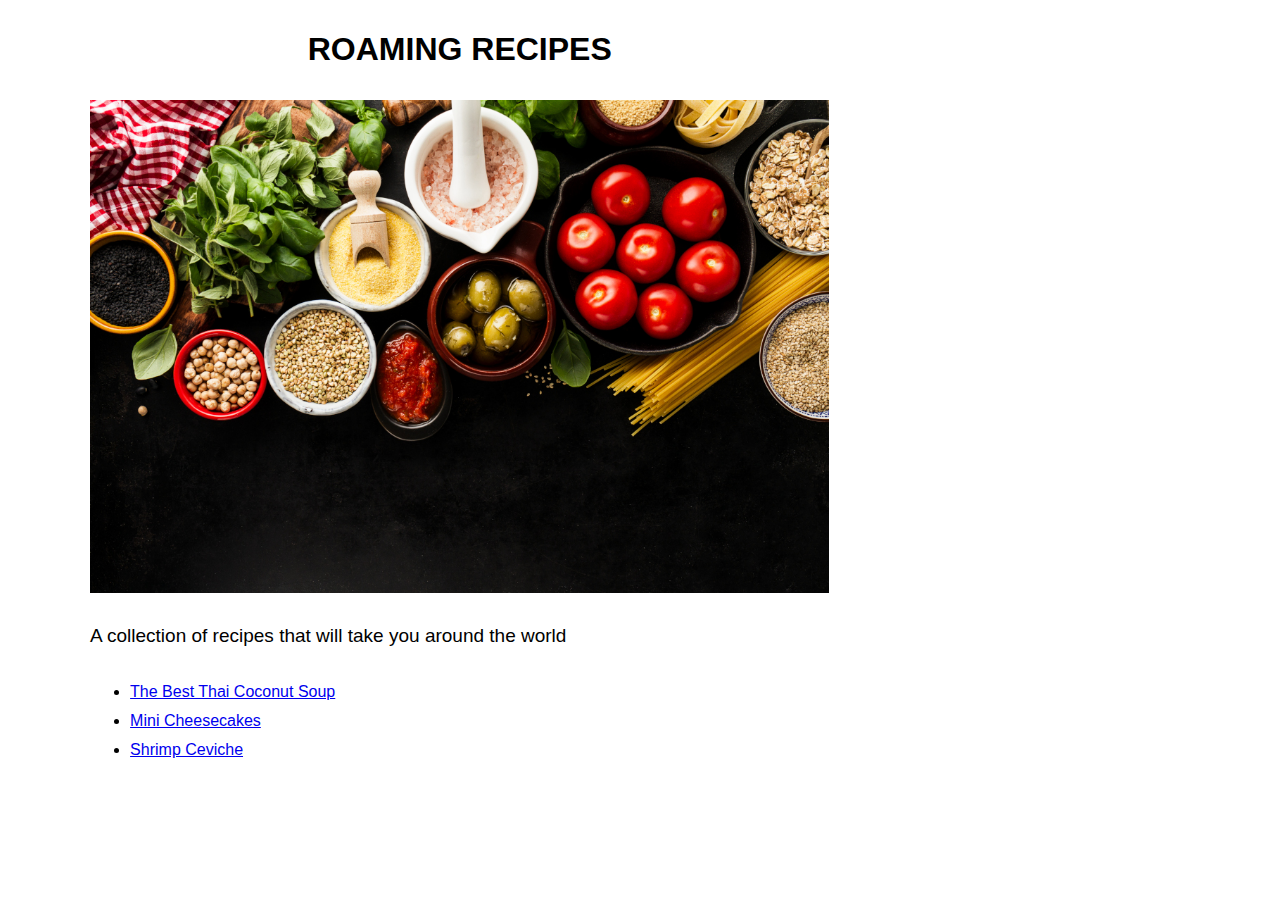
<file: index.html>
<!DOCTYPE html>
<html lang="en">
    <head>
        <meta charset="UTF-8">
        <title>Roaming Recipes</title>
        <link rel="stylesheet" href="style.css">
    </head>

    <body>
        <h1>ROAMING RECIPES</h1>

        <img src="images/kitchenfood.jpg" alt="kitchen food" class="img-recipe">

        <h4>A collection of recipes that will take you around the world</h4>

        <ul>
            <li><a href="recipes/thai-coconut-soup.html">The Best Thai Coconut Soup</a></li>
            <li><a href="recipes/mini-cheesecakes.html">Mini Cheesecakes</a></li>
            <li><a href="recipes/shrimp-ceviche.html">Shrimp Ceviche</a></li>
    
        </ul>

    </body>
</html>
</file>
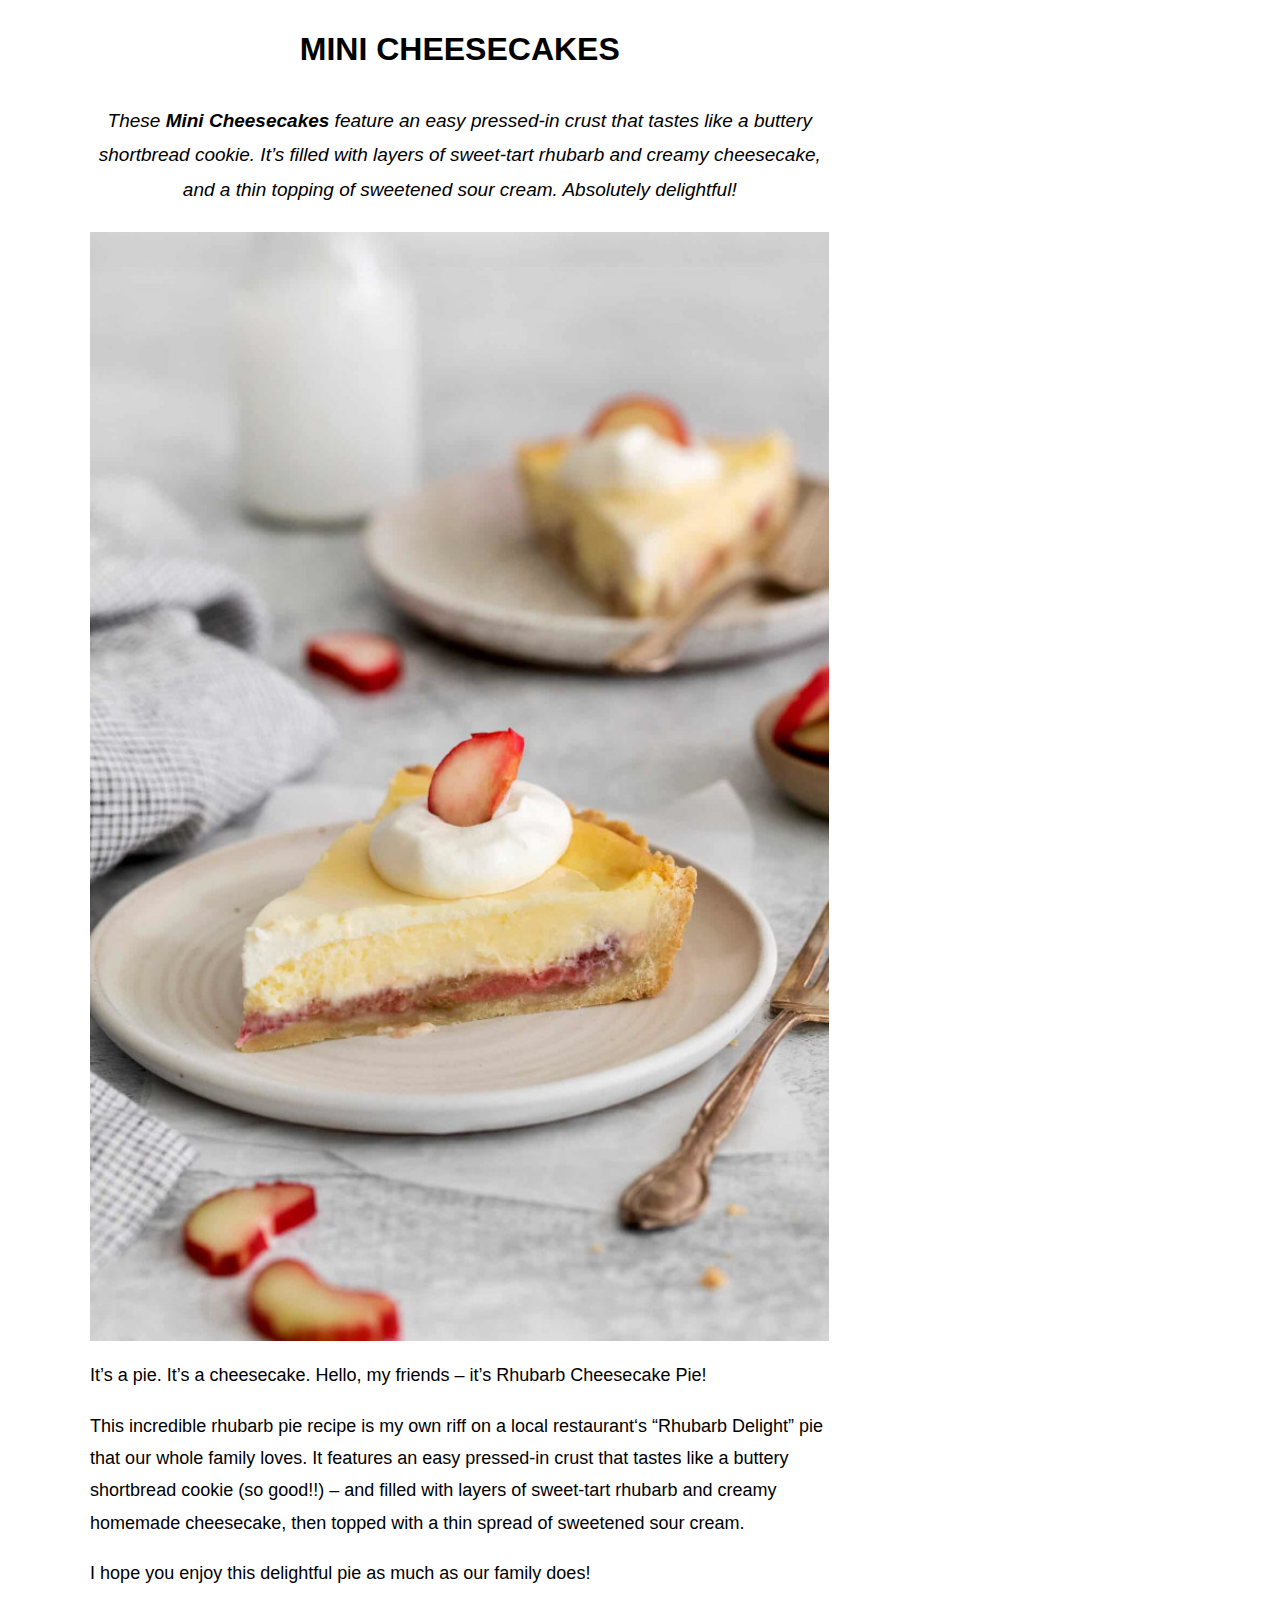
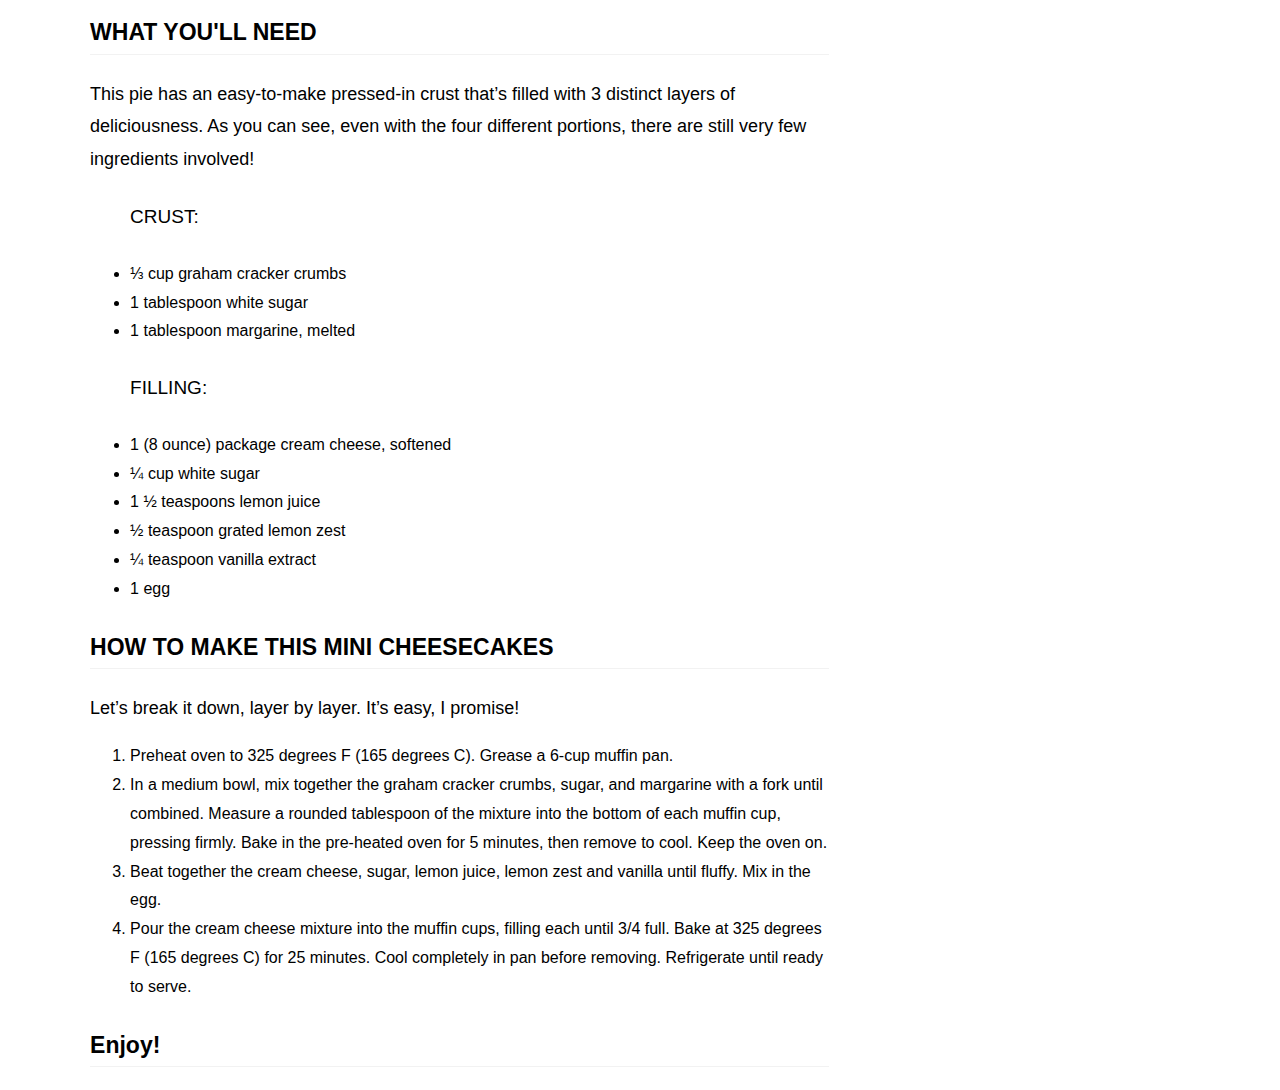
<file: recipes/mini-cheesecakes.html>
<!DOCTYPE html>
<html lang="en">
    <head>
        <meta charset="UTF-8">
        <title>Mini Cheesecakes</title>
        <link rel="stylesheet" href="../style.css">
    </head>

    <body>
        <h1>MINI CHEESECAKES</h1>


        <h4 class="presentation">These <strong>Mini Cheesecakes</strong> feature an easy pressed-in crust that tastes like a buttery shortbread cookie. It’s filled with layers of sweet-tart rhubarb 
            and creamy cheesecake, and a thin topping of sweetened sour cream. Absolutely delightful!</h4>

        <img src="../images/minicheesecakes.jpg" alt="mini cheese cakes" class="img-recipe">

        <p>It’s a pie. It’s a cheesecake. Hello, my friends – it’s Rhubarb Cheesecake Pie!</p>
        <p>This incredible rhubarb pie recipe is my own riff on a local restaurant‘s “Rhubarb Delight” pie that our whole family loves. It features an easy pressed-in crust 
            that tastes like a buttery shortbread cookie (so good!!) – and filled with layers of sweet-tart rhubarb and creamy homemade cheesecake, then topped with a thin 
            spread of sweetened sour cream.</p>
        <p>I hope you enjoy this delightful pie as much as our family does!</p>

        <h3><strong>WHAT YOU'LL NEED</strong></h3>
        <p>This pie has an easy-to-make pressed-in crust that’s filled with 3 distinct layers of deliciousness. As you can see, even with the four different portions, there 
            are still very few ingredients involved!</p>

        <ul>
            <h4>CRUST:</h4>
            <li>⅓ cup graham cracker crumbs</li>
            <li>1 tablespoon white sugar</li>
            <li>1 tablespoon margarine, melted</li>
            <h4>FILLING:</h4>
            <li>1 (8 ounce) package cream cheese, softened</li>
            <li>¼ cup white sugar</li>
            <li>1 ½ teaspoons lemon juice</li>
            <li>½ teaspoon grated lemon zest</li>
            <li>¼ teaspoon vanilla extract</li>
            <li>1 egg</li>
        </ul>

        <h3><strong>HOW TO MAKE THIS MINI CHEESECAKES</strong></h3>
        <p>Let’s break it down, layer by layer. It’s easy, I promise!</p>
        <ol>
            <li>Preheat oven to 325 degrees F (165 degrees C). Grease a 6-cup muffin pan.</li>
            <li>In a medium bowl, mix together the graham cracker crumbs, sugar, and margarine with a fork until combined. Measure a rounded tablespoon of the mixture into the 
                bottom of each muffin cup, pressing firmly. Bake in the pre-heated oven for 5 minutes, then remove to cool. Keep the oven on.</li>
            <li>Beat together the cream cheese, sugar, lemon juice, lemon zest and vanilla until fluffy. Mix in the egg.</li>
            <li>Pour the cream cheese mixture into the muffin cups, filling each until 3/4 full. Bake at 325 degrees F (165 degrees C) for 25 minutes. Cool completely in pan 
                before removing. Refrigerate until ready to serve.</li>
        </ol>

        <h3>Enjoy!</h3>
    </body>
</html>
</file>
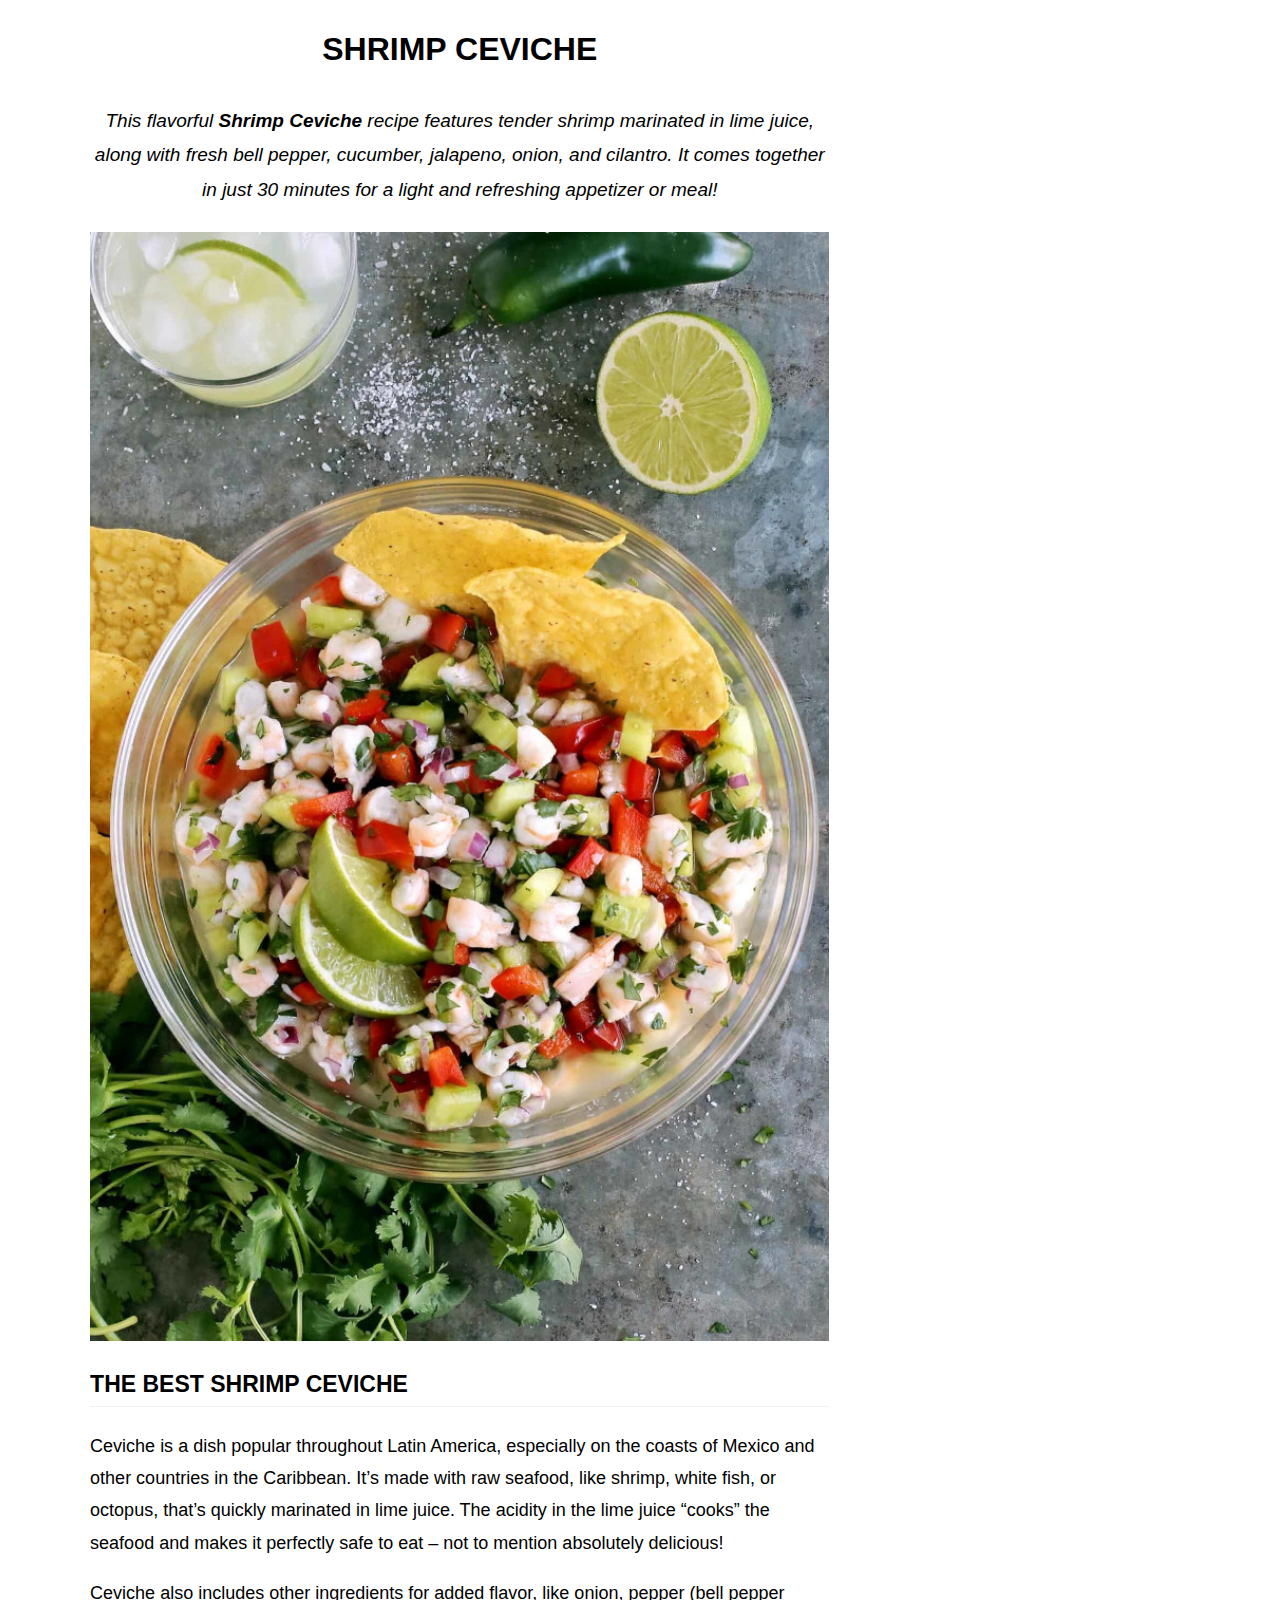
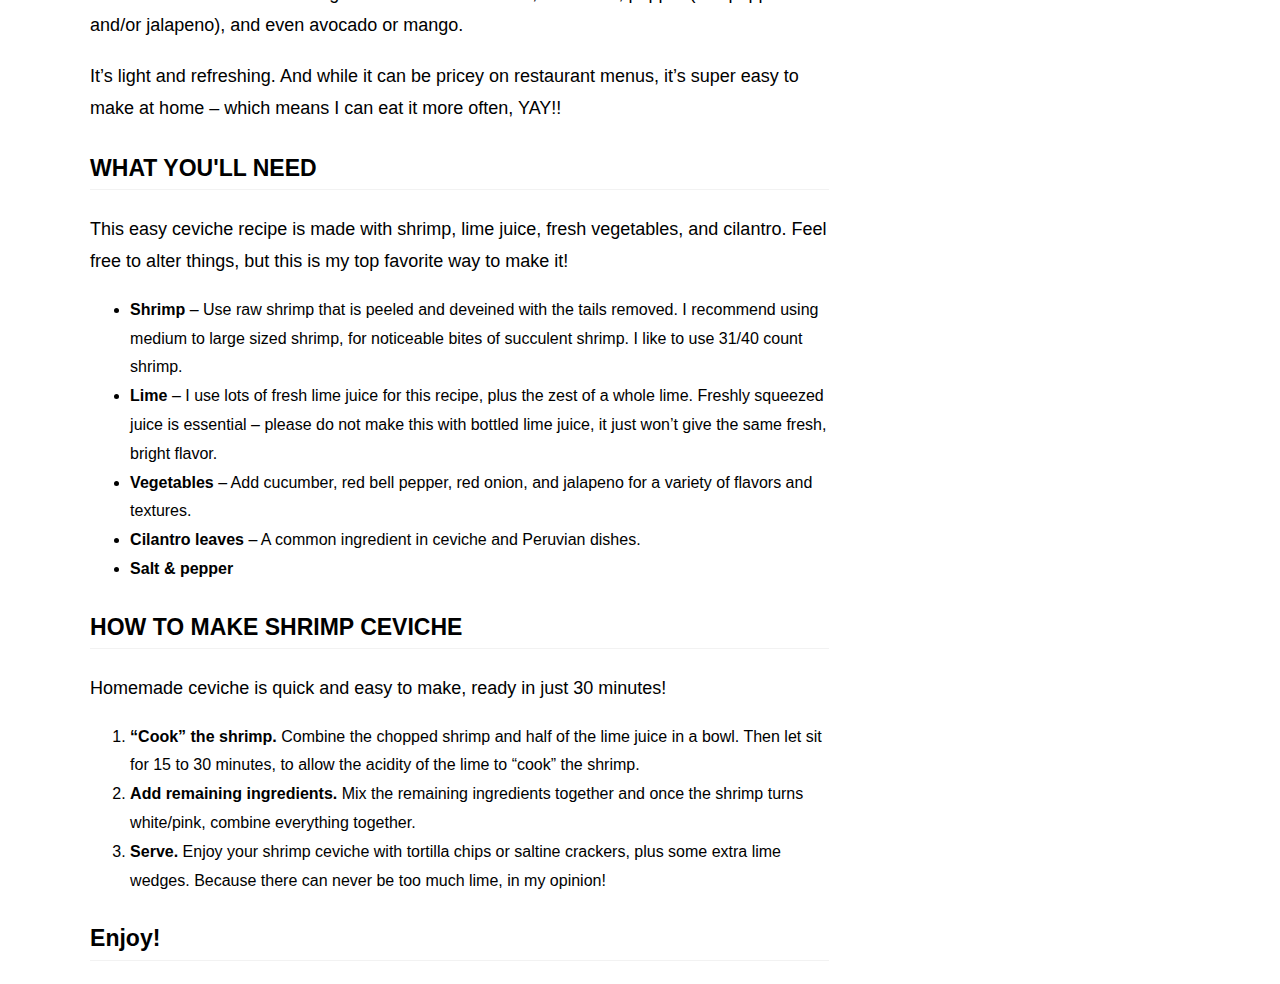
<file: recipes/shrimp-ceviche.html>
<!DOCTYPE html>
<html lang="en">
    <head>
        <meta charset="UTF-8">
        <title>Shrimp Ceviche</title>
        <link rel="stylesheet" href="../style.css">
    </head>

    <body>
        <h1>SHRIMP CEVICHE</h1>

        <h4 class="presentation">This flavorful <strong>Shrimp Ceviche </strong>recipe features tender shrimp marinated in lime juice, along with fresh bell pepper, cucumber, jalapeno, onion, and 
            cilantro. It comes together in just 30 minutes for a light and refreshing appetizer or meal!</h4>
        <img src="../images/shrimpceviche.jpg" alt="shrimp ceviche" class="img-recipe">

        <h3>THE BEST SHRIMP CEVICHE</h3>
        <p>Ceviche is a dish popular throughout Latin America, especially on the coasts of Mexico and other countries in the Caribbean. It’s made with raw seafood, like shrimp, 
            white fish, or octopus, that’s quickly marinated in lime juice. The acidity in the lime juice “cooks” the seafood and makes it perfectly safe to eat – not to 
            mention absolutely delicious!</p>
        <p>Ceviche also includes other ingredients for added flavor, like onion, pepper (bell pepper and/or jalapeno), and even avocado or mango.</p>
        <p>It’s light and refreshing. And while it can be pricey on restaurant menus, it’s super easy to make at home – which means I can eat it more often, YAY!!</p>


        <h3><strong>WHAT YOU'LL NEED</strong></h3>
        <p>This easy ceviche recipe is made with shrimp, lime juice, fresh vegetables, and cilantro. Feel free to alter things, but this is my top favorite way to make it!</p>
        <ul>
            <li><strong>Shrimp </strong>– Use raw shrimp that is peeled and deveined with the tails removed. I recommend using medium to large sized shrimp, for noticeable bites of 
                succulent shrimp. I like to use 31/40 count shrimp.
            <li><strong>Lime </strong>– I use lots of fresh lime juice for this recipe, plus the zest of a whole lime. Freshly squeezed juice is essential – please do not make this 
                with bottled lime juice, it just won’t give the same fresh, bright flavor.</li>
            <li><strong>Vegetables </strong>– Add cucumber, red bell pepper, red onion, and jalapeno for a variety of flavors and textures.</li>
            <li><strong>Cilantro leaves </strong>– A common ingredient in ceviche and Peruvian dishes.</li>
            <li><strong>Salt & pepper </strong></li>
        </ul>

        <h3><strong>HOW TO MAKE SHRIMP CEVICHE</strong></h3>
        <p>Homemade ceviche is quick and easy to make, ready in just 30 minutes!</p>
        <ol>
            <li><strong>“Cook” the shrimp. </strong> Combine the chopped shrimp and half of the lime juice in a bowl. Then let sit for 15 to 30 minutes, to allow the acidity of the 
                lime to “cook” the shrimp.</li>
            <li><strong>Add remaining ingredients. </strong> Mix the remaining ingredients together and once the shrimp turns white/pink, combine everything together.</li>
            <li><strong>Serve. </strong>Enjoy your shrimp ceviche with tortilla chips or saltine crackers, plus some extra lime wedges. Because there can never be too much lime, in 
                my opinion!</li>
        </ol>

        <h3>Enjoy!</h3>
    </body>
</html>
</file>
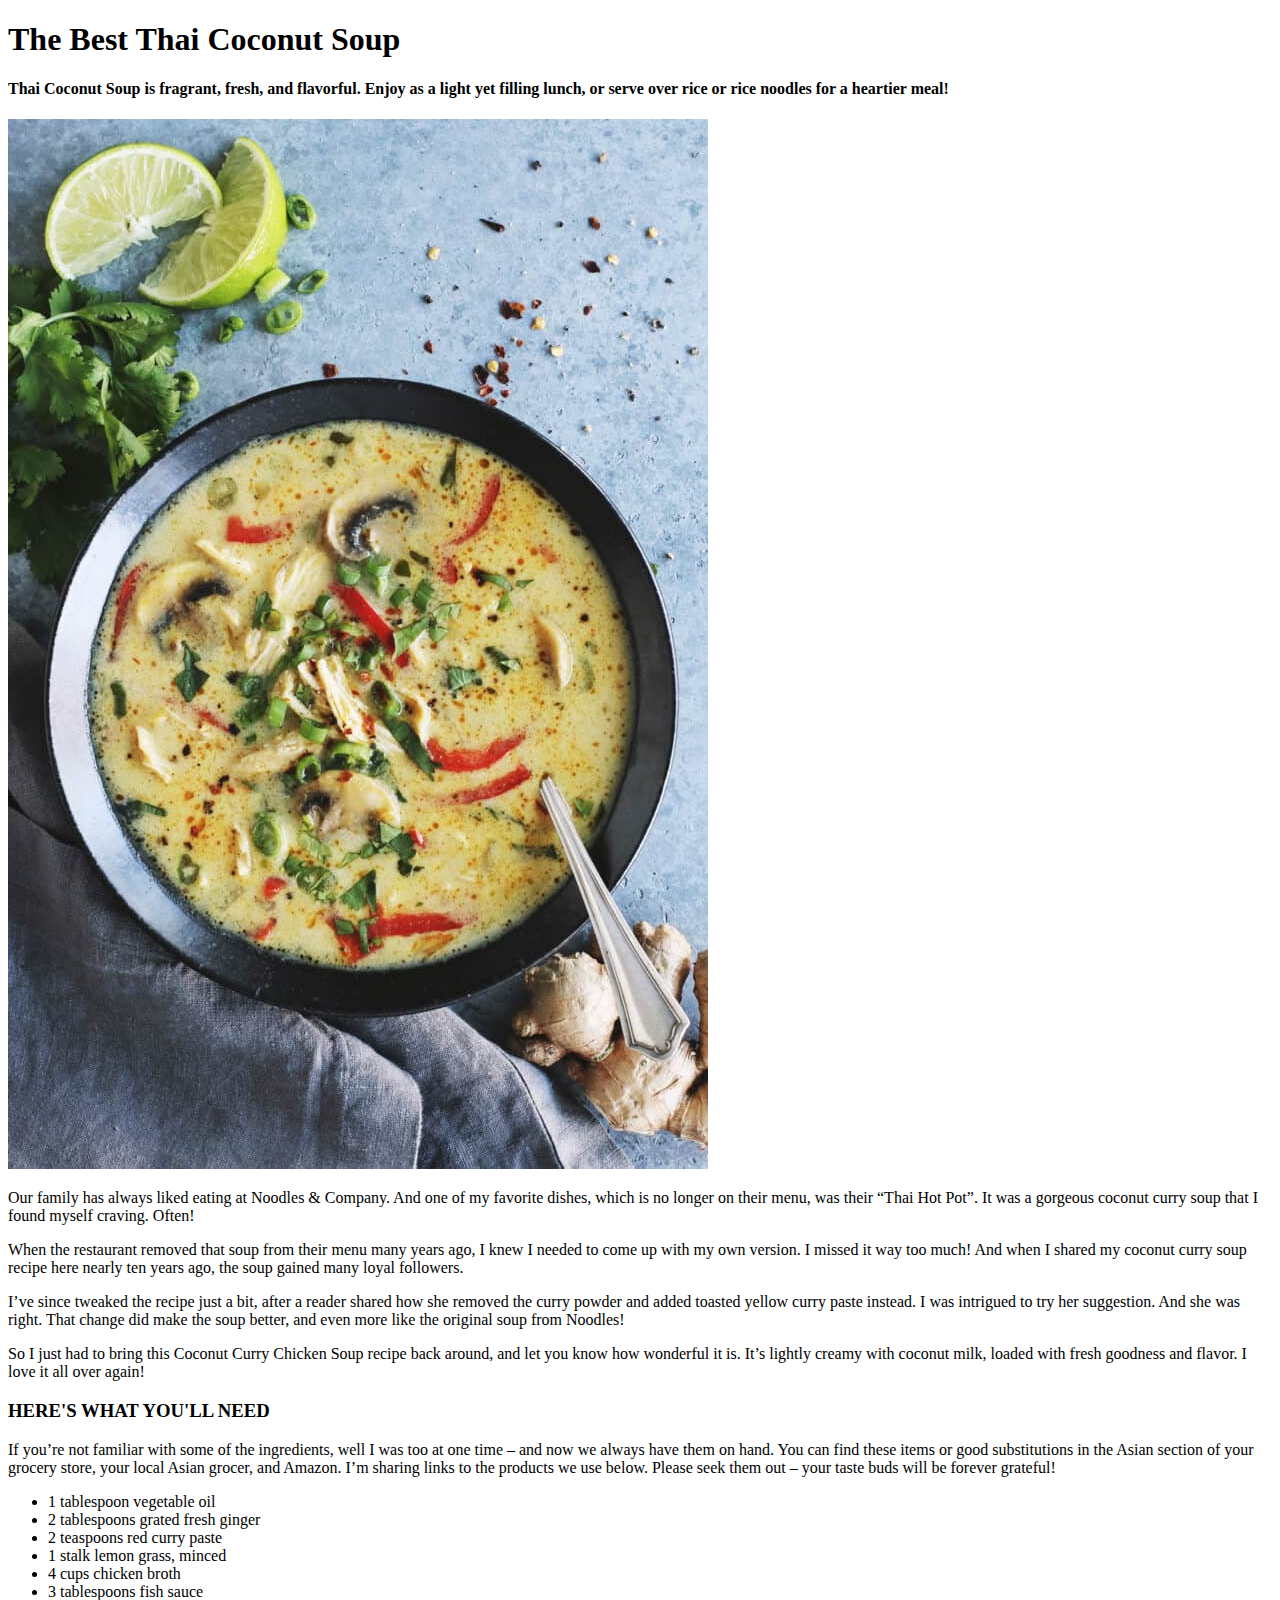
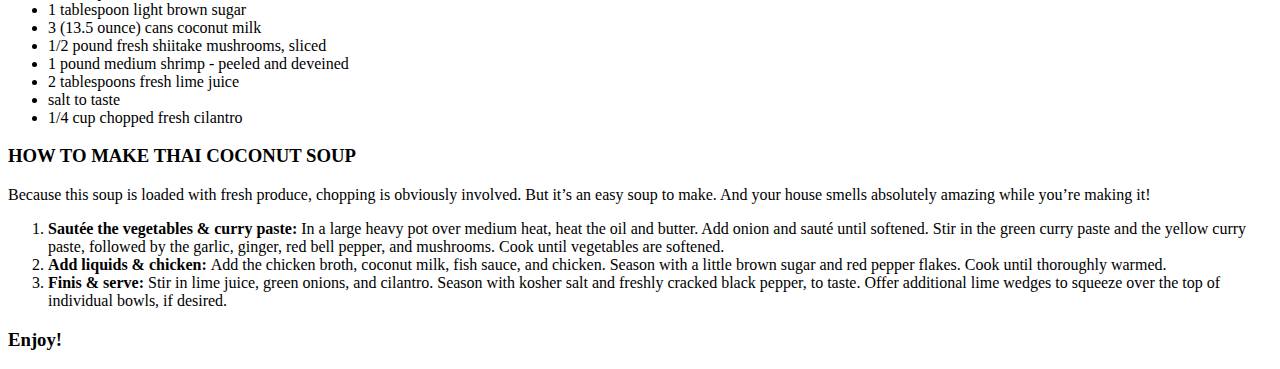
<file: recipes/thai-coconut-soup.html>
<!DOCTYPE html>
<html lang="en">
    <head>
        <meta charset="UTF-8">
        <title>The Best Thai Coconut Soup</title>
    </head>

    <body>
        <h1>The Best Thai Coconut Soup</h1>

        <h4><strong>Thai Coconut Soup</strong> is fragrant, fresh, and flavorful. Enjoy as a light yet filling lunch, or serve over rice or rice noodles for a heartier meal!</h4>
        <img src="../images/thaicoconutsoup.jpg" alt="thai coconut soup">

        <p>Our family has always liked eating at Noodles & Company. And one of my favorite dishes, which is no longer on their menu, was their “Thai Hot Pot”. It was a gorgeous 
            coconut curry soup that I found myself craving. Often!</p>
        <p>When the restaurant removed that soup from their menu many years ago, I knew I needed to come up with my own version. I missed it way too much! And when I shared my 
            coconut curry soup recipe here nearly ten years ago, the soup gained many loyal followers.</p>
        <p>I’ve since tweaked the recipe just a bit, after a reader shared how she removed the curry powder and added toasted yellow curry paste instead. I was intrigued to try 
            her suggestion. And she was right. That change did make the soup better, and even more like the original soup from Noodles!</p>
        <p>So I just had to bring this Coconut Curry Chicken Soup recipe back around, and let you know how wonderful it is. It’s lightly creamy with coconut milk, loaded with 
            fresh goodness and flavor. I love it all over again!</p>

        <h3><strong>HERE'S WHAT YOU'LL NEED</strong></h3>
        <p>If you’re not familiar with some of the ingredients, well I was too at one time – and now we always have them on hand. You can find these items or good substitutions 
            in the Asian section of your grocery store, your local Asian grocer, and Amazon. I’m sharing links to the products we use below. Please seek them out – your taste 
            buds will be forever grateful!</p>
        <ul>
            <li>1 tablespoon vegetable oil</li>
            <li>2 tablespoons grated fresh ginger</li>
            <li>2 teaspoons red curry paste</li>
            <li>1 stalk lemon grass, minced</li>
            <li>4 cups chicken broth</li>
            <li>3 tablespoons fish sauce</li>
            <li>1 tablespoon light brown sugar</li>
            <li>3 (13.5 ounce) cans coconut milk</li>
            <li>1/2 pound fresh shiitake mushrooms, sliced</li>
            <li>1 pound medium shrimp - peeled and deveined</li>
            <li>2 tablespoons fresh lime juice</li>
            <li>salt to taste</li>
            <li>1/4 cup chopped fresh cilantro</li>
        </ul>

        <h3><strong>HOW TO MAKE THAI COCONUT SOUP</strong></h3>
        <p>Because this soup is loaded with fresh produce, chopping is obviously involved. But it’s an easy soup to make. And your house smells absolutely amazing while you’re 
            making it!</p>
        <ol>
            <li><strong>Sautée the vegetables & curry paste:</strong> In a large heavy pot over medium heat, heat the oil and butter. Add onion and sauté until softened. Stir 
                in the green curry paste and the yellow curry paste, followed by the garlic, ginger, red bell pepper, and mushrooms. Cook until vegetables are softened.</li>
            <li><strong>Add liquids & chicken: </strong> Add the chicken broth, coconut milk, fish sauce, and chicken. Season with a little brown sugar and red pepper flakes. 
                Cook until thoroughly warmed.</li>
            <li><strong>Finis & serve: </strong>Stir in lime juice, green onions, and cilantro. Season with kosher salt and freshly cracked black pepper, to taste. Offer 
                additional lime wedges to squeeze over the top of individual bowls, if desired.</li>
        </ol>

        <h3>Enjoy!</h3>
    </body>
</html>
</file>
<file: style.css>
* {
    /* border: 2px solid red; */
}

body, html {
    margin-left: 4%;
    margin-right: 20%;
    
    font-family: Arial, Helvetica, sans-serif;
    line-height: 1.8
}

h1 {
    text-align: center;
    
}

h3 {
    font-size: 23px;
    border-bottom: 1px solid #F2F2F2
    
}

h4 {
    font-size: 19px;
    font-weight: normal;
}

.presentation {
    font-style: italic;
    text-align: center; 
}

p {
    font-size: 18px;
}

.img-recipe {
    display: block;
    margin-left: auto;
    margin-right: auto;
    width: 100%
}
</file>
